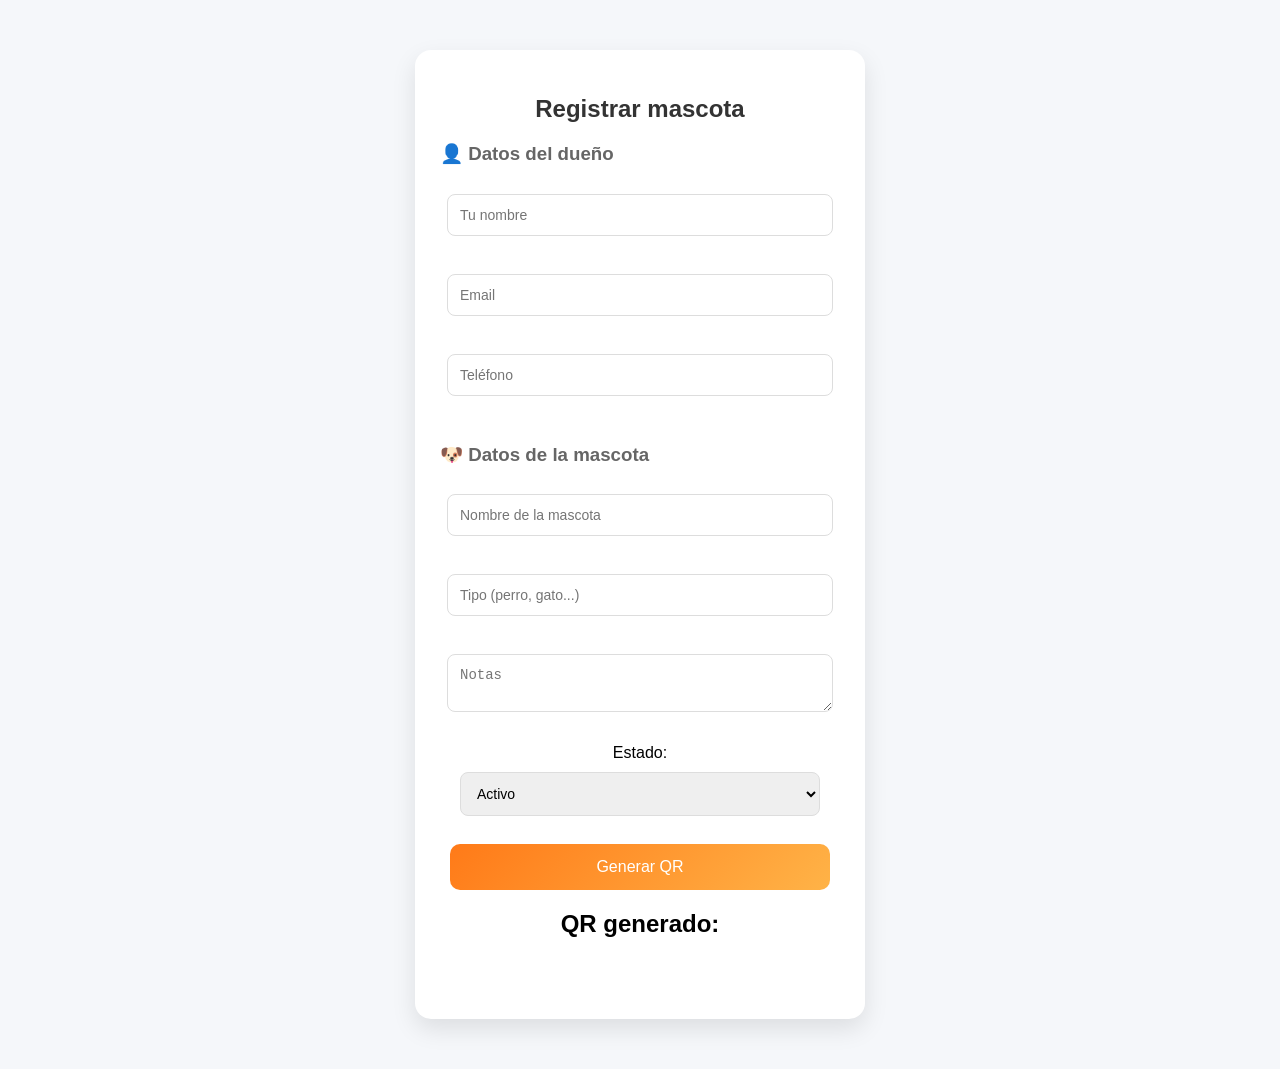
<file: index.html>
<!DOCTYPE html>
<html>

<head>
  <title>KoopaApp</title>
  <link rel="stylesheet" href="style.css">
</head>

<body>
  <section class="container">
    <h1>Registrar mascota</h1>

    <form id="form">

      <h3>👤 Datos del dueño</h3>

      <input type="text" id="nombreUsuario" placeholder="Tu nombre" required><br><br>

      <input type="email" id="email" placeholder="Email"><br><br>

      <input type="text" id="telefono" placeholder="Teléfono" required><br><br>

      <h3>🐶 Datos de la mascota</h3>

      <input type="text" id="nombreMascota" placeholder="Nombre de la mascota" required><br><br>

      <input type="text" id="tipo" placeholder="Tipo (perro, gato...)"><br><br>

      <textarea id="notas" placeholder="Notas"></textarea><br><br>

      <label>Estado:</label><br>
      <select id="estado">
        <option value="Activo">Activo</option>
        <option value="Perdida">Perdida</option>
        <option value="Encontrada">Encontrada</option>
      </select><br><br>

      <button type="submit">Generar QR</button>

    </form>

    <h2>QR generado:</h2>
    <img id="qr" width="200" />

    <p id="link"></p>

  </section>

  <script src="app.js"></script>

</body>

</html>
</file>
<file: style.css>
body {
  font-family: Arial, sans-serif;
  background: #f5f7fa;
  margin: 0;
  padding: 0;
  text-align: center;
}

/* CONTENEDORES */
.container, .card {
  max-width: 400px;
  margin: 50px auto;
  background: white;
  padding: 25px;
  border-radius: 16px;
  box-shadow: 0 10px 25px rgba(0,0,0,0.1);
}

/* TITULOS */
h1 {
  color: #333;
  margin-bottom: 10px;
}

h3 {
  text-align: left;
  margin-top: 20px;
  color: #666;
}

/* INPUTS */
input, textarea, select {
  width: 90%;
  padding: 12px;
  margin: 10px 0;
  border-radius: 8px;
  border: 1px solid #ddd;
  font-size: 14px;
  transition: 0.2s;
}

input:focus, textarea:focus, select:focus {
  border-color: #ff7a18;
  outline: none;
}

/* BOTÓN */
button {
  background: linear-gradient(135deg, #ff7a18, #ffb347);
  color: white;
  padding: 14px;
  border: none;
  border-radius: 10px;
  width: 95%;
  font-size: 16px;
  cursor: pointer;
  transition: 0.2s;
}

button:hover {
  transform: scale(1.03);
}

/* QR */
img {
  margin-top: 20px;
}

/* LINK */
#link {
  font-size: 12px;
  word-break: break-all;
  color: #888;
}

/* BOTONES CONTACTO */
a {
  display: block;
  margin: 10px 0;
  padding: 14px;
  border-radius: 10px;
  text-decoration: none;
  font-weight: bold;
}

/* LLAMAR */
.call {
  background: #4CAF50;
  color: white;
}

/* WHATSAPP */
.whatsapp {
  background: #25D366;
  color: white;
}

/* EFECTO TARJETA */
.card {
  animation: fadeIn 0.5s ease;
}

@keyframes fadeIn {
  from { opacity: 0; transform: translateY(10px); }
  to { opacity: 1; transform: translateY(0); }
}
</file>
